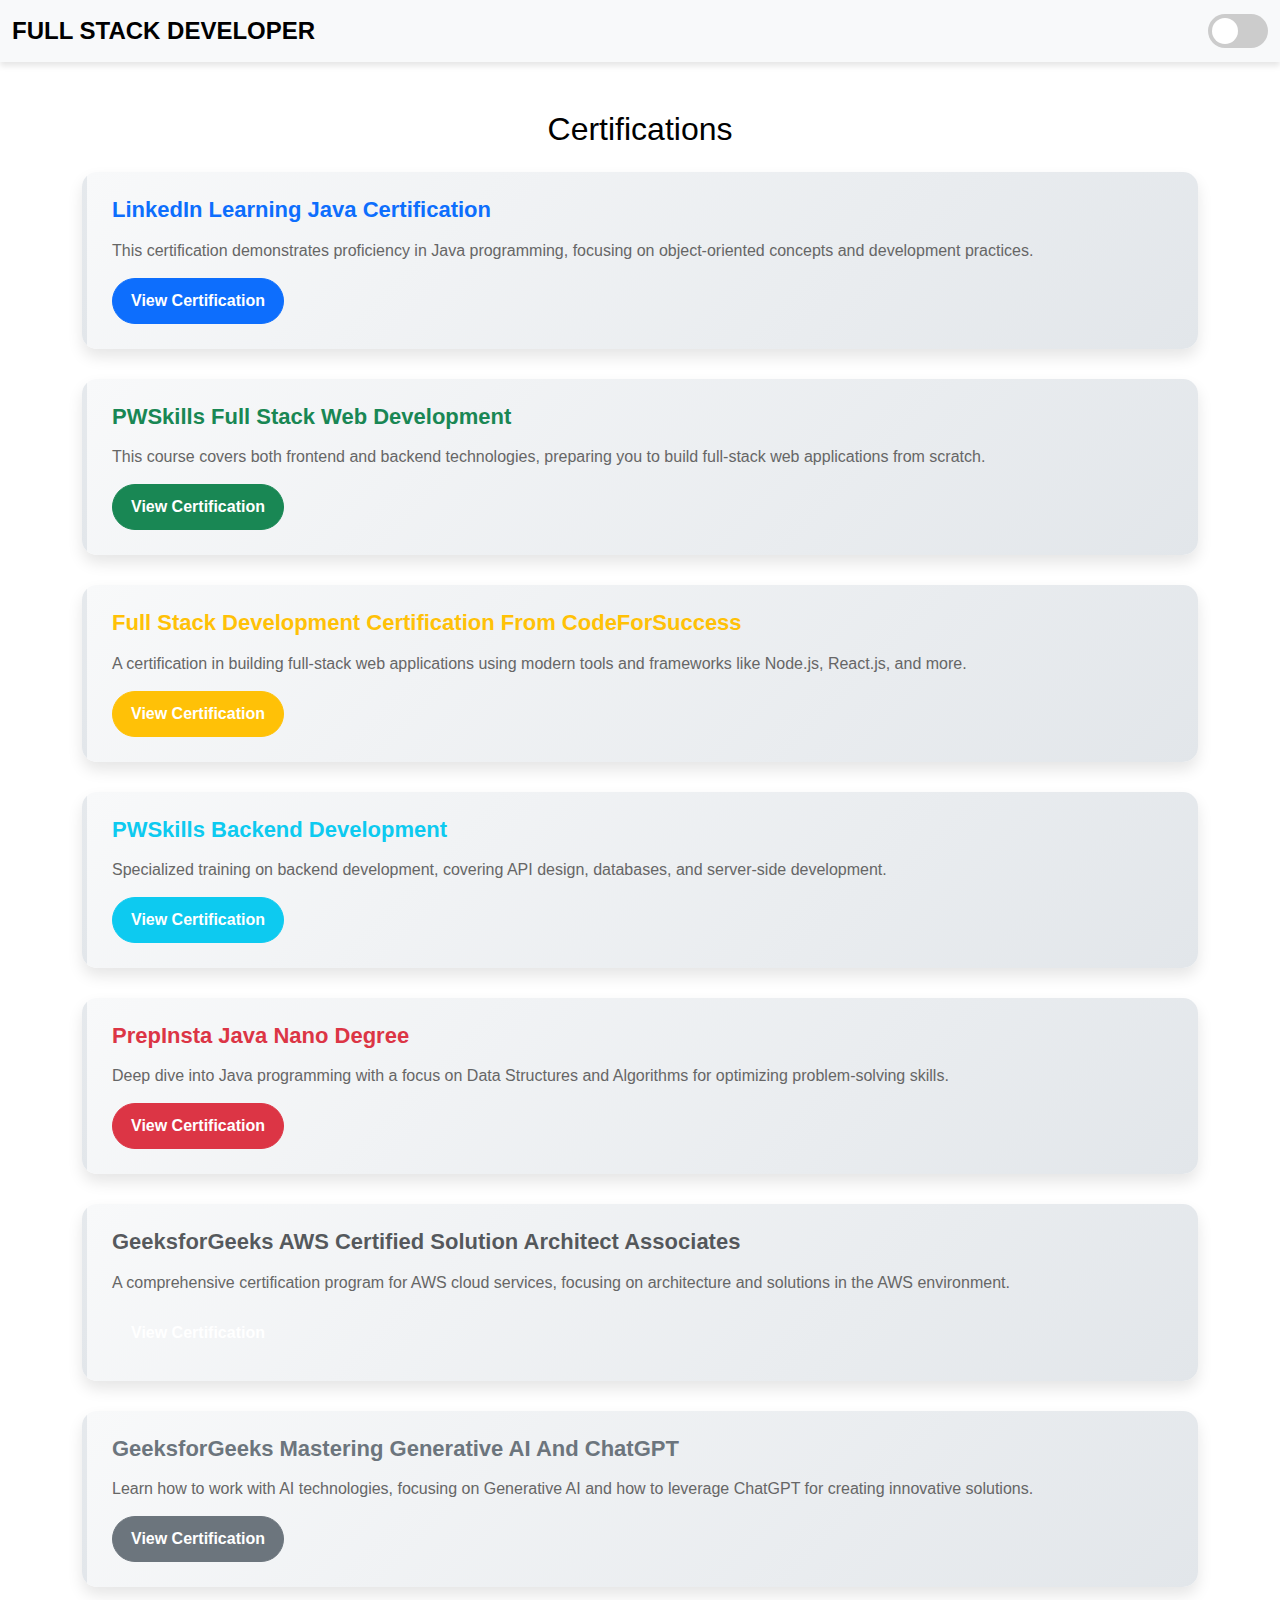
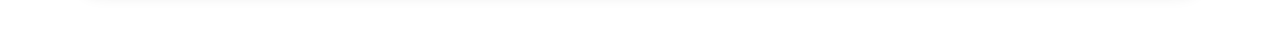
<file: Portfolio/certification.html>
<!DOCTYPE html>
<html lang="en">
<head>
    <meta charset="UTF-8">
    <meta name="viewport" content="width=device-width, initial-scale=1.0">
    <title>Certifications - Full Stack Developer</title>
    <link href="https://cdn.jsdelivr.net/npm/bootstrap@5.2.3/dist/css/bootstrap.min.css" rel="stylesheet">
    <link rel="stylesheet" href="certifications.css">
</head>
<body class="light-mode">
    <!-- Navbar -->
    <nav class="navbar navbar-expand-lg navbar-light bg-light">
        <div class="container-fluid">
            <a class="navbar-brand" href="#">Full Stack Developer</a>
            <div>
                <label class="switch">
                    <input type="checkbox" id="theme-toggle">
                    <span class="slider"></span>
                </label>
            </div>
        </div>
    </nav>

    <!-- Certifications Section -->
    <div class="container my-5">
        <h2 class="text-center mb-4">Certifications</h2>

        <!-- Certification 1 -->
        <div class="certification-card">
            <h3 class="text-primary">LinkedIn Learning Java Certification</h3>
            <p>This certification demonstrates proficiency in Java programming, focusing on object-oriented concepts and development practices.</p>
            <a href="./images/LinkedIn Learning Certificate (1).pdf" class="btn btn-primary" target="_blank">View Certification</a>
        </div>

        <!-- Certification 2 -->
        <div class="certification-card">
            <h3 class="text-success">PWSkills Full Stack Web Development</h3>
            <p>This course covers both frontend and backend technologies, preparing you to build full-stack web applications from scratch.</p>
            <a href="./images/0b72ff21-ca16-40e1-8b8c-28391fd85373.png" class="btn btn-success" target="_blank">View Certification</a>
        </div>

        <!-- Certification 3 -->
        <div class="certification-card">
            <h3 class="text-warning">Full Stack Development Certification from CodeForSuccess</h3>
            <p>A certification in building full-stack web applications using modern tools and frameworks like Node.js, React.js, and more.</p>
            <a href="./images/WhatsApp Image 2024-12-10 at 23.20.33.jpeg" class="btn btn-warning" target="_blank">View Certification</a>
        </div>

        <!-- Certification 4 -->
        <div class="certification-card">
            <h3 class="text-info">PWSkills Backend Development</h3>
            <p>Specialized training on backend development, covering API design, databases, and server-side development.</p>
            <a href="./images/2e55befe-9b23-4aaf-ac19-0400329c61db.png" class="btn btn-info" target="_blank">View Certification</a>
        </div>

        <!-- Certification 5 -->
        <div class="certification-card">
            <h3 class="text-danger">PrepInsta Java Nano Degree</h3>
            <p>Deep dive into Java programming with a focus on Data Structures and Algorithms for optimizing problem-solving skills.</p>
            <a href="./images/WhatsApp Image 2024-12-10 at 23.44.25.jpeg" class="btn btn-danger" target="_blank">View Certification</a>
        </div>

        <!-- Certification 6 -->
        <div class="certification-card">
            <h3 class="text-muted">GeeksforGeeks AWS Certified Solution Architect Associates</h3>
            <p>A comprehensive certification program for AWS cloud services, focusing on architecture and solutions in the AWS environment.</p>
            <a href="./images/5cadd860e6defd2299dac70d8464c63c.pdf" class="btn btn-muted" target="_blank">View Certification</a>
        </div>

        <!-- Certification 7 -->
        <div class="certification-card">
            <h3 class="text-secondary">GeeksforGeeks Mastering Generative AI and ChatGPT</h3>
            <p>Learn how to work with AI technologies, focusing on Generative AI and how to leverage ChatGPT for creating innovative solutions.</p>
            <a href="./images/db2c22976b59588c83a92742ab1e1c57.pdf" class="btn btn-secondary" target="_blank">View Certification</a>
        </div>
    </div>

    <!-- JavaScript -->
    <script src="script.js"></script>
</body>
</html>
</file>
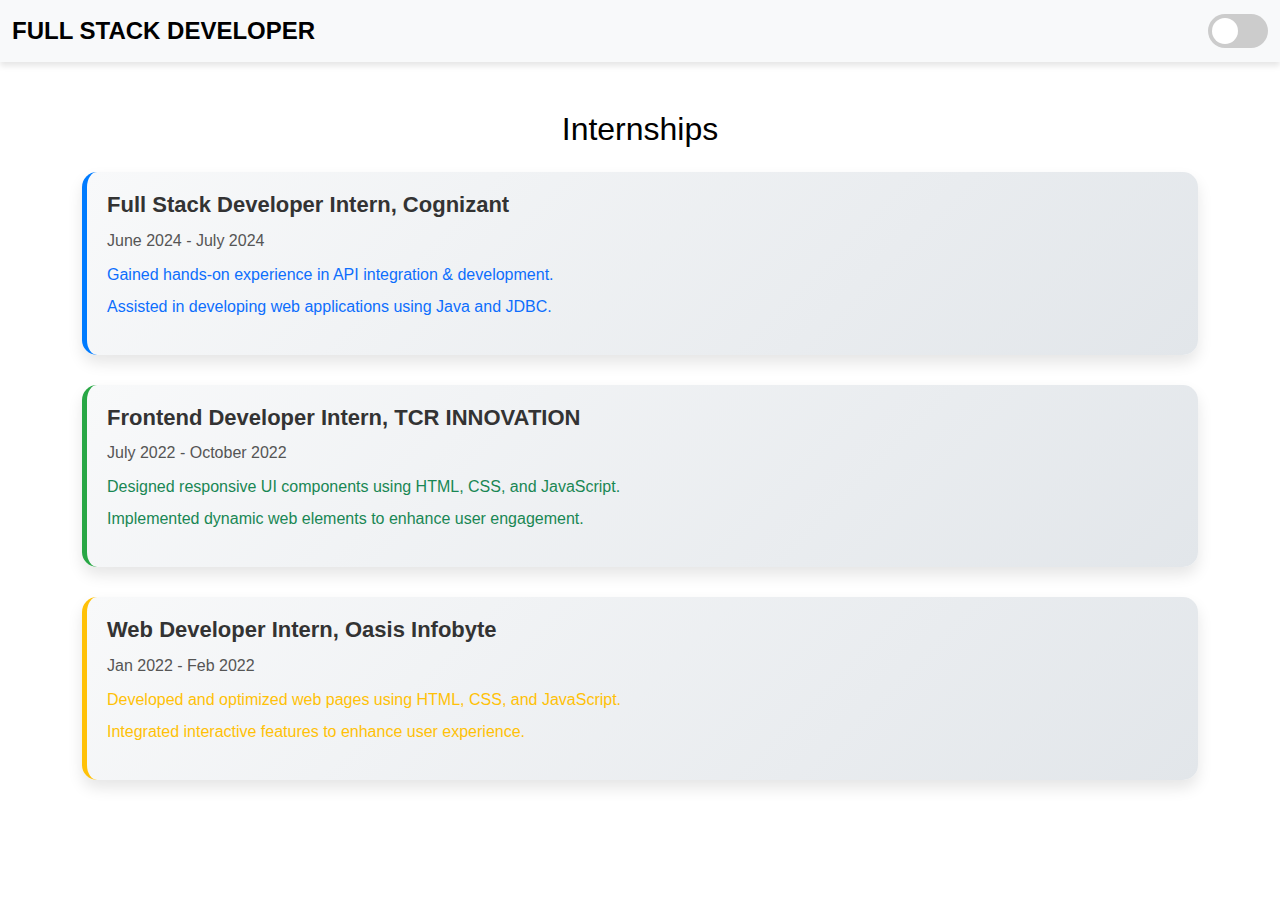
<file: Portfolio/internships.html>
<!DOCTYPE html>
<html lang="en">
<head>
    <meta charset="UTF-8">
    <meta name="viewport" content="width=device-width, initial-scale=1.0">
    <title>Internships - Vaibhav Shekhar</title>
    <link href="https://cdn.jsdelivr.net/npm/bootstrap@5.2.3/dist/css/bootstrap.min.css" rel="stylesheet">
    <link rel="stylesheet" href="internships.css">
</head>
<body class="light-mode">
    
    <!-- Navbar -->
    <nav class="navbar navbar-expand-lg navbar-light bg-light">
        <div class="container-fluid">
            <a class="navbar-brand" href="#">Full Stack Developer</a>
            <div>
                <label class="switch">
                    <input type="checkbox" id="theme-toggle">
                    <span class="slider"></span>
                </label>
            </div>
        </div>
    </nav>

    <!-- Internships Section -->
    <div class="container my-5">
        <h2 class="text-center mb-4">Internships</h2>

        <!-- Internship 1 -->
        <div class="internship-card text-primary">
            <h3>Full Stack Developer Intern, Cognizant</h3>
            <p class="internship-duration">June 2024 - July 2024</p>
            <ul>
                <li>Gained hands-on experience in API integration & development.</li>
                <li>Assisted in developing web applications using Java and JDBC.</li>
            </ul>
        </div>

        <!-- Internship 2 -->
        <div class="internship-card text-success">
            <h3>Frontend Developer Intern, TCR INNOVATION</h3>
            <p class="internship-duration">July 2022 - October 2022</p>
            <ul>
                <li>Designed responsive UI components using HTML, CSS, and JavaScript.</li>
                <li>Implemented dynamic web elements to enhance user engagement.</li>
            </ul>
        </div>

        <!-- Internship 3 -->
        <div class="internship-card text-warning">
            <h3>Web Developer Intern, Oasis Infobyte</h3>
            <p class="internship-duration">Jan 2022 - Feb 2022</p>
            <ul>
                <li>Developed and optimized web pages using HTML, CSS, and JavaScript.</li>
                <li>Integrated interactive features to enhance user experience.</li>
            </ul>
        </div>
    </div>

    <!-- JavaScript -->
    <script src="script.js"></script>
</body>
</html>
</file>
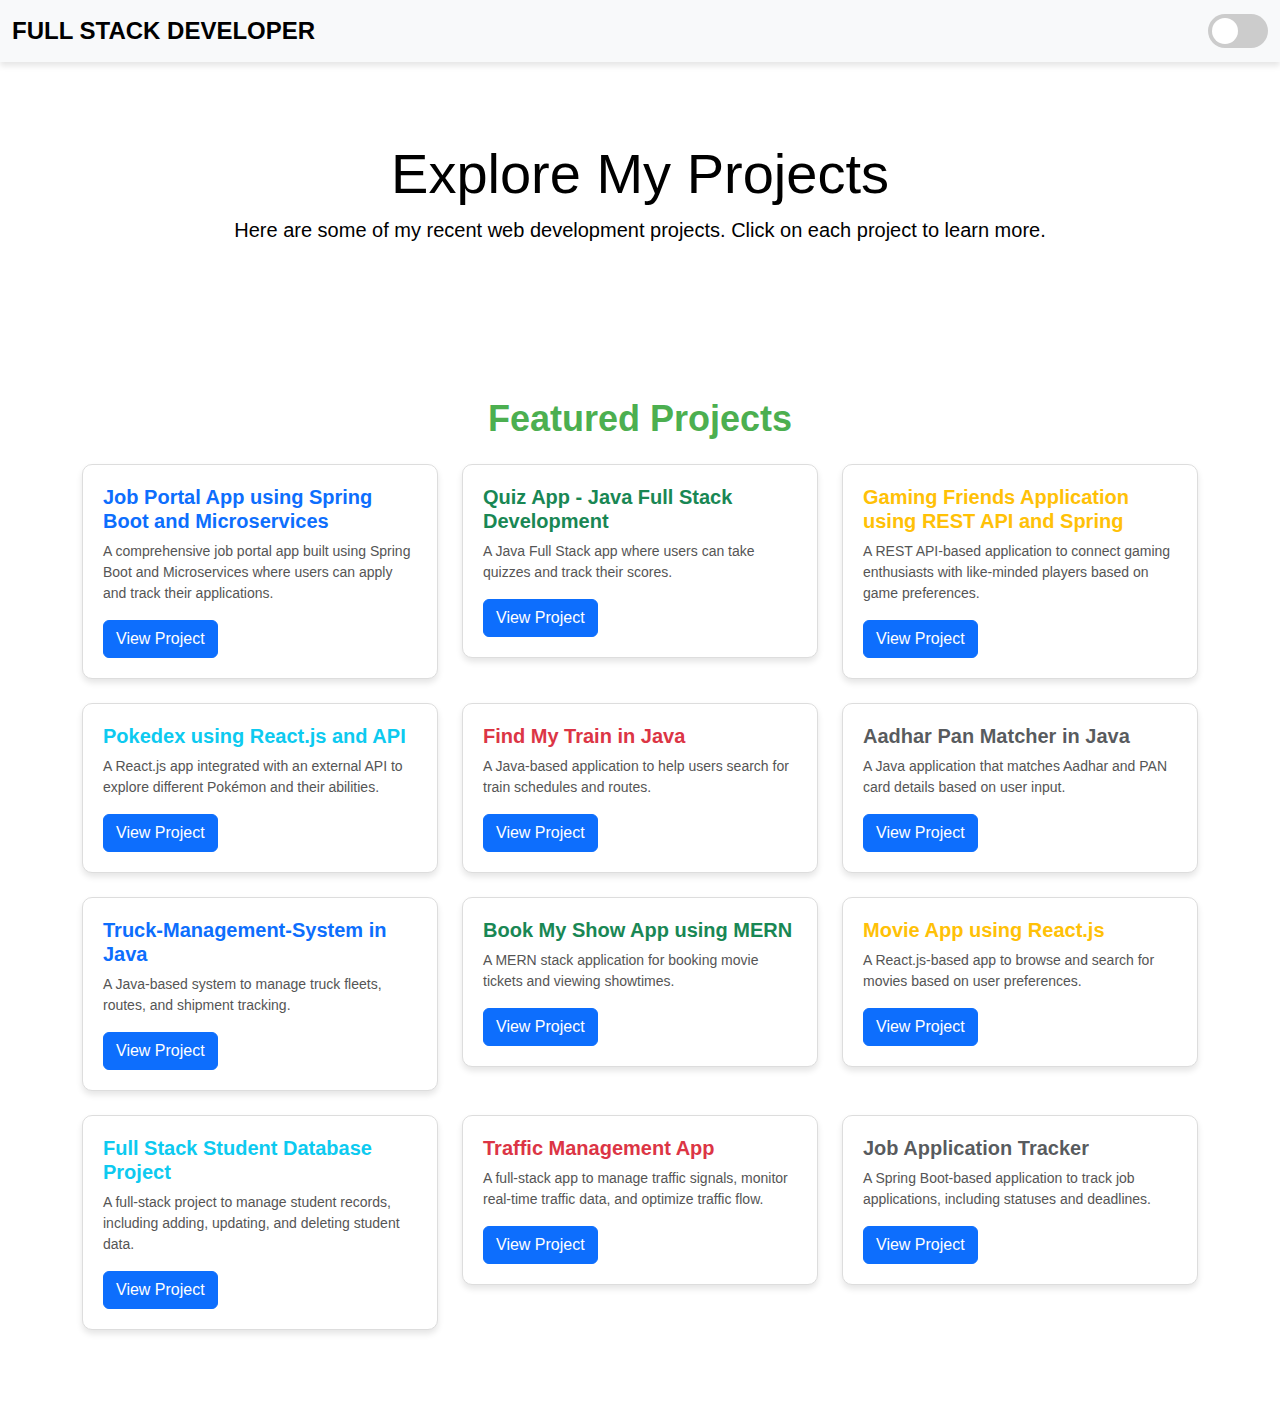
<file: Portfolio/projects.html>
<!DOCTYPE html>
<html lang="en">
<head>
    <meta charset="UTF-8">
    <meta name="viewport" content="width=device-width, initial-scale=1.0">
    <title>My Projects</title>
    <link href="https://cdn.jsdelivr.net/npm/bootstrap@5.2.3/dist/css/bootstrap.min.css" rel="stylesheet">
    <link rel="stylesheet" href="projects.css">
</head>
<body class="light-mode">
    <!-- Navbar with Toggle -->
    <nav class="navbar navbar-expand-lg navbar-light bg-light">
        <div class="container-fluid">
            <a class="navbar-brand" href="#">Full Stack Developer</a>
            <div class="d-flex">
                <label class="switch">
                    <input type="checkbox" id="theme-toggle">
                    <span class="slider"></span>
                </label>
            </div>
        </div>
    </nav>

    <!-- Hero Section -->
    <section class="hero-section text-center py-5">
        <h1 class="display-4">Explore My Projects</h1>
        <p class="lead">Here are some of my recent web development projects. Click on each project to learn more.</p>
    </section>

    <!-- Projects Section -->
    <div class="container my-5">
        <h2 class="text-center mb-4">Featured Projects</h2>

        <div class="row">
            <!-- Project List -->
            <div class="col-md-4 mb-4">
                <div class="card">
                    <div class="card-body">
                        <h5 class="card-title text-primary">Job Portal App using Spring Boot and Microservices</h5>
                        <p class="card-text">A comprehensive job portal app built using Spring Boot and Microservices where users can apply and track their applications.</p>
                        <a href="http://localhost:8080/api/view-project?name=project1" class="btn btn-primary" target="_blank">View Project</a>
                    </div>
                </div>
            </div>

            <div class="col-md-4 mb-4">
                <div class="card">
                    <div class="card-body">
                        <h5 class="card-title text-success">Quiz App - Java Full Stack Development</h5>
                        <p class="card-text">A Java Full Stack app where users can take quizzes and track their scores.</p>
                        <a href="http://localhost:8080/api/view-project?name=project2" class="btn btn-primary" target="_blank">View Project</a>
                    </div>
                </div>
            </div>

            <div class="col-md-4 mb-4">
                <div class="card">
                    <div class="card-body">
                        <h5 class="card-title text-warning">Gaming Friends Application using REST API and Spring</h5>
                        <p class="card-text">A REST API-based application to connect gaming enthusiasts with like-minded players based on game preferences.</p>
                        <a href="http://localhost:8080/api/view-project?name=project3" class="btn btn-primary" target="_blank">View Project</a>
                    </div>
                </div>
            </div>
        </div>

        <div class="row">
            <div class="col-md-4 mb-4">
                <div class="card">
                    <div class="card-body">
                        <h5 class="card-title text-info">Pokedex using React.js and API</h5>
                        <p class="card-text">A React.js app integrated with an external API to explore different Pokémon and their abilities.</p>
                        <a href="http://localhost:8080/api/view-project?name=project4" class="btn btn-primary" target="_blank">View Project</a>
                    </div>
                </div>
            </div>

            <div class="col-md-4 mb-4">
                <div class="card">
                    <div class="card-body">
                        <h5 class="card-title text-danger">Find My Train in Java</h5>
                        <p class="card-text">A Java-based application to help users search for train schedules and routes.</p>
                        <a href="http://localhost:8080/api/view-project?name=project5" class="btn btn-primary" target="_blank">View Project</a>
                    </div>
                </div>
            </div>

            <div class="col-md-4 mb-4">
                <div class="card">
                    <div class="card-body">
                        <h5 class="card-title text-muted">Aadhar Pan Matcher in Java</h5>
                        <p class="card-text">A Java application that matches Aadhar and PAN card details based on user input.</p>
                        <a href="http://localhost:8080/api/view-project?name=project6" class="btn btn-primary" target="_blank">View Project</a>
                    </div>
                </div>
            </div>
        </div>

        <div class="row">
            <div class="col-md-4 mb-4">
                <div class="card">
                    <div class="card-body">
                        <h5 class="card-title text-primary">Truck-Management-System in Java</h5>
                        <p class="card-text">A Java-based system to manage truck fleets, routes, and shipment tracking.</p>
                        <a href="http://localhost:8080/api/view-project?name=project7" class="btn btn-primary" target="_blank">View Project</a>
                    </div>
                </div>
            </div>

            <div class="col-md-4 mb-4">
                <div class="card">
                    <div class="card-body">
                        <h5 class="card-title text-success">Book My Show App using MERN</h5>
                        <p class="card-text">A MERN stack application for booking movie tickets and viewing showtimes.</p>
                        <a href="http://localhost:8080/api/view-project?name=project8" class="btn btn-primary" target="_blank">View Project</a>
                    </div>
                </div>
            </div>

            <div class="col-md-4 mb-4">
                <div class="card">
                    <div class="card-body">
                        <h5 class="card-title text-warning">Movie App using React.js</h5>
                        <p class="card-text">A React.js-based app to browse and search for movies based on user preferences.</p>
                        <a href="http://localhost:8080/api/view-project?name=project9" class="btn btn-primary" target="_blank">View Project</a>
                    </div>
                </div>
            </div>
        </div>

        <div class="row">
            <div class="col-md-4 mb-4">
                <div class="card">
                    <div class="card-body">
                        <h5 class="card-title text-info">Full Stack Student Database Project</h5>
                        <p class="card-text">A full-stack project to manage student records, including adding, updating, and deleting student data.</p>
                        <a href="http://localhost:8080/api/view-project?name=project10" class="btn btn-primary" target="_blank">View Project</a>
                    </div>
                </div>
            </div>

            <div class="col-md-4 mb-4">
                <div class="card">
                    <div class="card-body">
                        <h5 class="card-title text-danger">Traffic Management App</h5>
                        <p class="card-text">A full-stack app to manage traffic signals, monitor real-time traffic data, and optimize traffic flow.</p>
                        <a href="http://localhost:8080/api/view-project?name=project11" class="btn btn-primary" target="_blank">View Project</a>
                    </div>
                </div>
            </div>

            <div class="col-md-4 mb-4">
                <div class="card">
                    <div class="card-body">
                        <h5 class="card-title text-muted">Job Application Tracker</h5>
                        <p class="card-text">A Spring Boot-based application to track job applications, including statuses and deadlines.</p>
                        <a href="http://localhost:8080/api/view-project?name=project12" class="btn btn-primary" target="_blank">View Project</a>
                    </div>
                </div>
            </div>
        </div>

    </div>

    <!-- JavaScript -->
    <script src="script.js"></script>
</body>
</html>
</file>
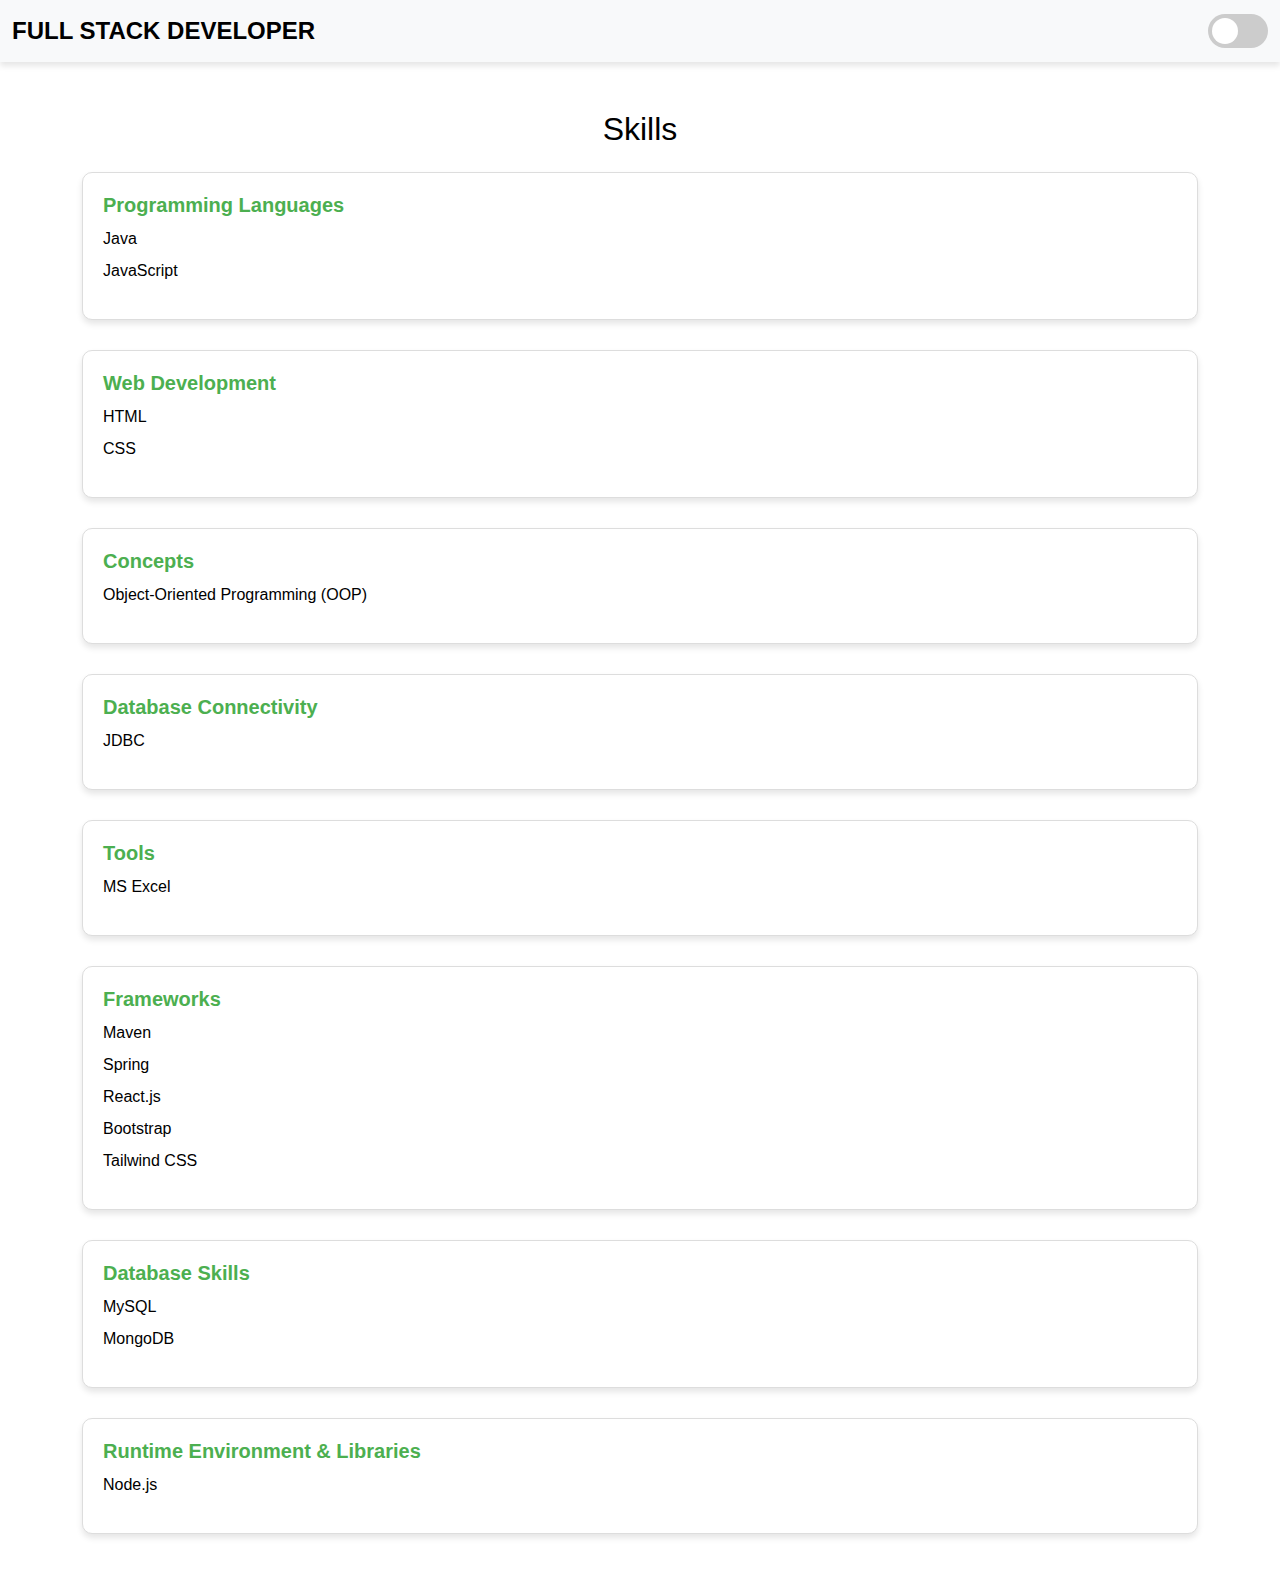
<file: Portfolio/Skills.html>
<!DOCTYPE html>
<html lang="en">
<head>
    <meta charset="UTF-8">
    <meta name="viewport" content="width=device-width, initial-scale=1.0">
    <title>Skills - Full Stack Developer</title>
    <link href="https://cdn.jsdelivr.net/npm/bootstrap@5.2.3/dist/css/bootstrap.min.css" rel="stylesheet">
    <link rel="stylesheet" href="skills.css">
</head>
<body class="light-mode">

    <!-- Navbar -->
    <nav class="navbar navbar-expand-lg navbar-light bg-light">
        <div class="container-fluid">
            <a class="navbar-brand" href="#">Full Stack Developer</a>
            <div>
                <label class="switch">
                    <input type="checkbox" id="theme-toggle">
                    <span class="slider"></span>
                </label>
            </div>
        </div>
    </nav>

    <!-- Skills Section -->
    <div class="container my-5">
        <h2 class="text-center mb-4">Skills</h2>
        
        <!-- Programming Languages -->
        <div class="skill-card">
            <h3>Programming Languages</h3>
            <ul>
                <li>Java</li>
                <li>JavaScript</li>
            </ul>
        </div>

        <!-- Web Development -->
        <div class="skill-card">
            <h3>Web Development</h3>
            <ul>
                <li>HTML</li>
                <li>CSS</li>
            </ul>
        </div>

        <!-- Concepts -->
        <div class="skill-card">
            <h3>Concepts</h3>
            <ul>
                <li>Object-Oriented Programming (OOP)</li>
            </ul>
        </div>

        <!-- Database Connectivity -->
        <div class="skill-card">
            <h3>Database Connectivity</h3>
            <ul>
                <li>JDBC</li>
            </ul>
        </div>

        <!-- Tools -->
        <div class="skill-card">
            <h3>Tools</h3>
            <ul>
                <li>MS Excel</li>
            </ul>
        </div>

        <!-- Frameworks -->
        <div class="skill-card">
            <h3>Frameworks</h3>
            <ul>
                <li>Maven</li>
                <li>Spring</li>
                <li>React.js</li>
                <li>Bootstrap</li>
                <li>Tailwind CSS</li>
            </ul>
        </div>

        <!-- Database Skills -->
        <div class="skill-card">
            <h3>Database Skills</h3>
            <ul>
                <li>MySQL</li>
                <li>MongoDB</li>
            </ul>
        </div>

        <!-- Runtime Environment & Libraries -->
        <div class="skill-card">
            <h3>Runtime Environment & Libraries</h3>
            <ul>
                <li>Node.js</li>
            </ul>
        </div>
    </div>

    <!-- JavaScript -->
    <script src="script.js"></script>
</body>
</html>
</file>
<file: Portfolio/certifications.css>
/* Basic Body Styles */
body {
    font-family: 'Segoe UI', Tahoma, Geneva, Verdana, sans-serif;
    background-color: #f0f2f5;
    color: #333;
    transition: background-color 0.3s, color 0.3s;
}

.light-mode {
    background-color: #ffffff;
    color: #000000;
}

.dark-mode {
    background-color: #222;
    color: #ffffff;
}

/* Navbar Styles */
.navbar {
    margin-bottom: 30px;
    box-shadow: 0 4px 6px rgba(0, 0, 0, 0.1);
}

.navbar .navbar-brand {
    font-size: 24px;
    font-weight: bold;
   
    text-transform: uppercase;
}

.navbar .navbar-light .navbar-nav .nav-link {
    color: #007BFF;
}

.navbar .navbar-light .navbar-nav .nav-link:hover {
    color: #0056b3;
}

/* Certification Card Styles */
.certification-card {
    background: linear-gradient(135deg, #f8f9fa, #e2e6ea);
    border-radius: 15px;
    padding: 25px;
    margin-bottom: 30px;
    box-shadow: 0 8px 15px rgba(0, 0, 0, 0.1);
    transition: transform 0.3s ease, box-shadow 0.3s ease;
    border-left: 5px solid transparent;
}

.certification-card:hover {
    transform: translateY(-10px);
    box-shadow: 0 12px 20px rgba(0, 0, 0, 0.2);
}

.certification-card h3 {
    font-size: 22px;
    font-weight: bold;
    margin-bottom: 15px;
    color: #333;
    text-transform: capitalize;
    transition: color 0.3s ease;
}

.certification-card p {
    font-size: 16px;
    color: #666;
    margin-bottom: 15px;
}

.certification-card a {
    font-size: 16px;
    font-weight: 600;
    padding: 10px 18px;
    border-radius: 30px;
    text-decoration: none;
    color: #fff;
    transition: background-color 0.3s ease, transform 0.3s ease;
}

.certification-card a:hover {
    background-color: #0056b3;
    transform: scale(1.05);
}

/* Individual Certification Card Colors */
.certification-card .text-primary {
    border-left-color: #007BFF;
}

.certification-card .text-success {
    border-left-color: #28a745;
}

.certification-card .text-warning {
    border-left-color: #ffc107;
}

.certification-card .text-info {
    border-left-color: #17a2b8;
}

.certification-card .text-danger {
    border-left-color: #dc3545;
}

.certification-card .text-muted {
    border-left-color: #6c757d;
}

.certification-card .text-secondary {
    border-left-color: #6f42c1;
}

/* Dark Mode Styles */
.dark-mode .certification-card {
    background: linear-gradient(135deg, #444, #555);
    color: #fff;
}

.dark-mode .certification-card h3 {
    color: #90EE90;
}

/* Switch Styles */
.switch {
    position: relative;
    display: inline-block;
    width: 60px;
    height: 34px;
}

.switch input {
    opacity: 0;
    width: 0;
    height: 0;
}

.slider {
    position: absolute;
    cursor: pointer;
    top: 0;
    left: 0;
    right: 0;
    bottom: 0;
    background-color: #ccc;
    transition: 0.4s;
    border-radius: 34px;
}

.slider:before {
    position: absolute;
    content: "";
    height: 26px;
    width: 26px;
    left: 4px;
    bottom: 4px;
    background-color: white;
    transition: 0.4s;
    border-radius: 50%;
}

input:checked + .slider {
    background-color: #4CAF50;
}

input:checked + .slider:before {
    transform: translateX(26px);
}

/* Responsive Design for Smaller Screens */
@media (max-width: 768px) {
    .certification-card {
        padding: 20px;
    }
    .certification-card h3 {
        font-size: 20px;
    }
    .certification-card a {
        font-size: 14px;
    }
}
</file>
<file: Portfolio/internships.css>
/* Basic Body Styles */
body {
    font-family: 'Segoe UI', Tahoma, Geneva, Verdana, sans-serif;
    background-color: #f0f2f5;
    color: #333;
    transition: background-color 0.3s, color 0.3s;
}

.light-mode {
    background-color: #ffffff;
    color: #000000;
}

.dark-mode {
    background-color: #222;
    color: #ffffff;
}

/* Navbar Styles */
.navbar {
    margin-bottom: 30px;
    box-shadow: 0 4px 6px rgba(0, 0, 0, 0.1);
}


.navbar .navbar-brand {
    font-size: 24px;
    font-weight: bold;
   
    text-transform: uppercase;
}

.navbar .navbar-light .navbar-nav .nav-link {
    color: #007BFF;
}

.navbar .navbar-light .navbar-nav .nav-link:hover {
    color: #0056b3;
}

/* Internship Card Styles */
.internship-card {
    background: linear-gradient(135deg, #f8f9fa, #e2e6ea);
    border-radius: 15px;
    padding: 20px;
    margin-bottom: 30px;
    box-shadow: 0 8px 15px rgba(0, 0, 0, 0.1);
    transition: transform 0.3s ease, box-shadow 0.3s ease;
    border-left: 5px solid transparent;
}

.internship-card:hover {
    transform: translateY(-10px);
    box-shadow: 0 12px 20px rgba(0, 0, 0, 0.2);
}

.internship-card h3 {
    font-size: 22px;
    font-weight: bold;
    margin-bottom: 10px;
    color: #333;
}

.internship-duration {
    font-size: 16px;
    color: #555;
    margin-bottom: 10px;
}

.internship-card ul {
    list-style-type: none;
    padding-left: 0;
}

.internship-card ul li {
    font-size: 16px;
    margin-bottom: 8px;
}

/* Individual Internship Card Colors */
.internship-card.text-primary {
    border-left-color: #007BFF;
}

.internship-card.text-success {
    border-left-color: #28a745;
}

.internship-card.text-warning {
    border-left-color: #ffc107;
}

/* Dark Mode Styles */
.dark-mode .internship-card {
    background: linear-gradient(135deg, #444, #555);
    color: #fff;
}

.dark-mode .internship-card h3 {
    color: #90EE90;
}

.dark-mode .internship-duration {
    color: #ddd;
}

/* Switch Styles */
.switch {
    position: relative;
    display: inline-block;
    width: 60px;
    height: 34px;
}

.switch input {
    opacity: 0;
    width: 0;
    height: 0;
}

.slider {
    position: absolute;
    cursor: pointer;
    top: 0;
    left: 0;
    right: 0;
    bottom: 0;
    background-color: #ccc;
    transition: 0.4s;
    border-radius: 34px;
}

.slider:before {
    position: absolute;
    content: "";
    height: 26px;
    width: 26px;
    left: 4px;
    bottom: 4px;
    background-color: white;
    transition: 0.4s;
    border-radius: 50%;
}

input:checked + .slider {
    background-color: #4CAF50;
}

input:checked + .slider:before {
    transform: translateX(26px);
}

/* Responsive Design for Smaller Screens */
@media (max-width: 768px) {
    .internship-card {
        padding: 15px;
    }
    .internship-card h3 {
        font-size: 20px;
    }
    .internship-card ul li {
        font-size: 14px;
    }
}
</file>
<file: Portfolio/projects.css>
body {
    font-family: Arial, sans-serif;
    background-color: #f8f9fa;
    color: #333;
    transition: background-color 0.3s, color 0.3s;
}

.navbar {
    margin-bottom: 30px;
    box-shadow: 0 4px 6px rgba(0, 0, 0, 0.1);
}

.navbar .navbar-brand {
    font-size: 24px;
    font-weight: bold;
   
    text-transform: uppercase;
}

.navbar .navbar-light .navbar-nav .nav-link {
    color: #007BFF;
}

.navbar .navbar-light .navbar-nav .nav-link:hover {
    color: #0056b3;
}
.light-mode {
    background-color: #ffffff;
    color: #000000;
}

.dark-mode {
    background-color: #000000;
    color: #ffffff;
}

.switch {
    position: relative;
    display: inline-block;
    width: 60px;
    height: 34px;
}

.switch input {
    opacity: 0;
    width: 0;
    height: 0;
}

.slider {
    position: absolute;
    cursor: pointer;
    top: 0;
    left: 0;
    right: 0;
    bottom: 0;
    background-color: #ccc;
    transition: 0.4s;
    border-radius: 34px;
}

.slider:before {
    position: absolute;
    content: "";
    height: 26px;
    width: 26px;
    left: 4px;
    bottom: 4px;
    background-color: white;
    transition: 0.4s;
    border-radius: 50%;
}

input:checked + .slider {
    background-color: #4CAF50;
}

input:checked + .slider:before {
    transform: translateX(26px);
}

.container {
    padding-top: 40px;
}

h2 {
    font-size: 36px;
    font-weight: bold;
    color: #4CAF50;
}

/* Card Styles */
.card {
    border: 1px solid #ddd;
    border-radius: 10px;
    box-shadow: 0 4px 6px rgba(0, 0, 0, 0.1);
    transition: transform 0.3s ease, box-shadow 0.3s ease;
}

.card:hover {
    transform: scale(1.05);
    box-shadow: 0 8px 16px rgba(0, 0, 0, 0.2);
}

.card-body {
    padding: 20px;
}

.card-title {
    font-size: 20px;
    font-weight: bold;
}

.card-text {
    font-size: 14px;
    color: #555;
}

/* Responsive Design for Smaller Screens */
@media (max-width: 768px) {
    .card {
        margin-bottom: 20px;
    }
}
</file>
<file: Portfolio/skills.css>
/* Basic Body Styles */
body {
    font-family: Arial, sans-serif;
    background-color: #f8f9fa;
    color: #333;
    transition: background-color 0.3s, color 0.3s;
}

.light-mode {
    background-color: #ffffff;
    color: #000000;
}

.dark-mode {
    background-color: #333;
    color: #ffffff;
}

/* Navbar Styles */
.navbar {
    margin-bottom: 30px;
    box-shadow: 0 4px 6px rgba(0, 0, 0, 0.1);
}

.navbar .navbar-brand {
    font-size: 24px;
    font-weight: bold;
   
    text-transform: uppercase;
}

.navbar .navbar-light .navbar-nav .nav-link {
    color: #007BFF;
}

.navbar .navbar-light .navbar-nav .nav-link:hover {
    color: #0056b3;
}

/* Skill Card Styles */
.skill-card {
    background-color: #ffffff;
    border: 1px solid #ddd;
    border-radius: 10px;
    padding: 20px;
    margin-bottom: 30px;
    box-shadow: 0 4px 6px rgba(0, 0, 0, 0.1);
}

.skill-card h3 {
    font-size: 20px;
    font-weight: bold;
    color: #4CAF50;
    margin-bottom: 10px;
}

.skill-card ul {
    list-style-type: none;
    padding-left: 0;
}

.skill-card ul li {
    font-size: 16px;
    margin-bottom: 8px;
}

/* Dark Mode Styles */
.dark-mode .skill-card {
    background-color: #444;
    color: #fff;
}

.dark-mode .skill-card h3 {
    color: #90EE90;
}

/* Switch Styles */
.switch {
    position: relative;
    display: inline-block;
    width: 60px;
    height: 34px;
}

.switch input {
    opacity: 0;
    width: 0;
    height: 0;
}

.slider {
    position: absolute;
    cursor: pointer;
    top: 0;
    left: 0;
    right: 0;
    bottom: 0;
    background-color: #ccc;
    transition: 0.4s;
    border-radius: 34px;
}

.slider:before {
    position: absolute;
    content: "";
    height: 26px;
    width: 26px;
    left: 4px;
    bottom: 4px;
    background-color: white;
    transition: 0.4s;
    border-radius: 50%;
}

input:checked + .slider {
    background-color: #4CAF50;
}

input:checked + .slider:before {
    transform: translateX(26px);
}
</file>
